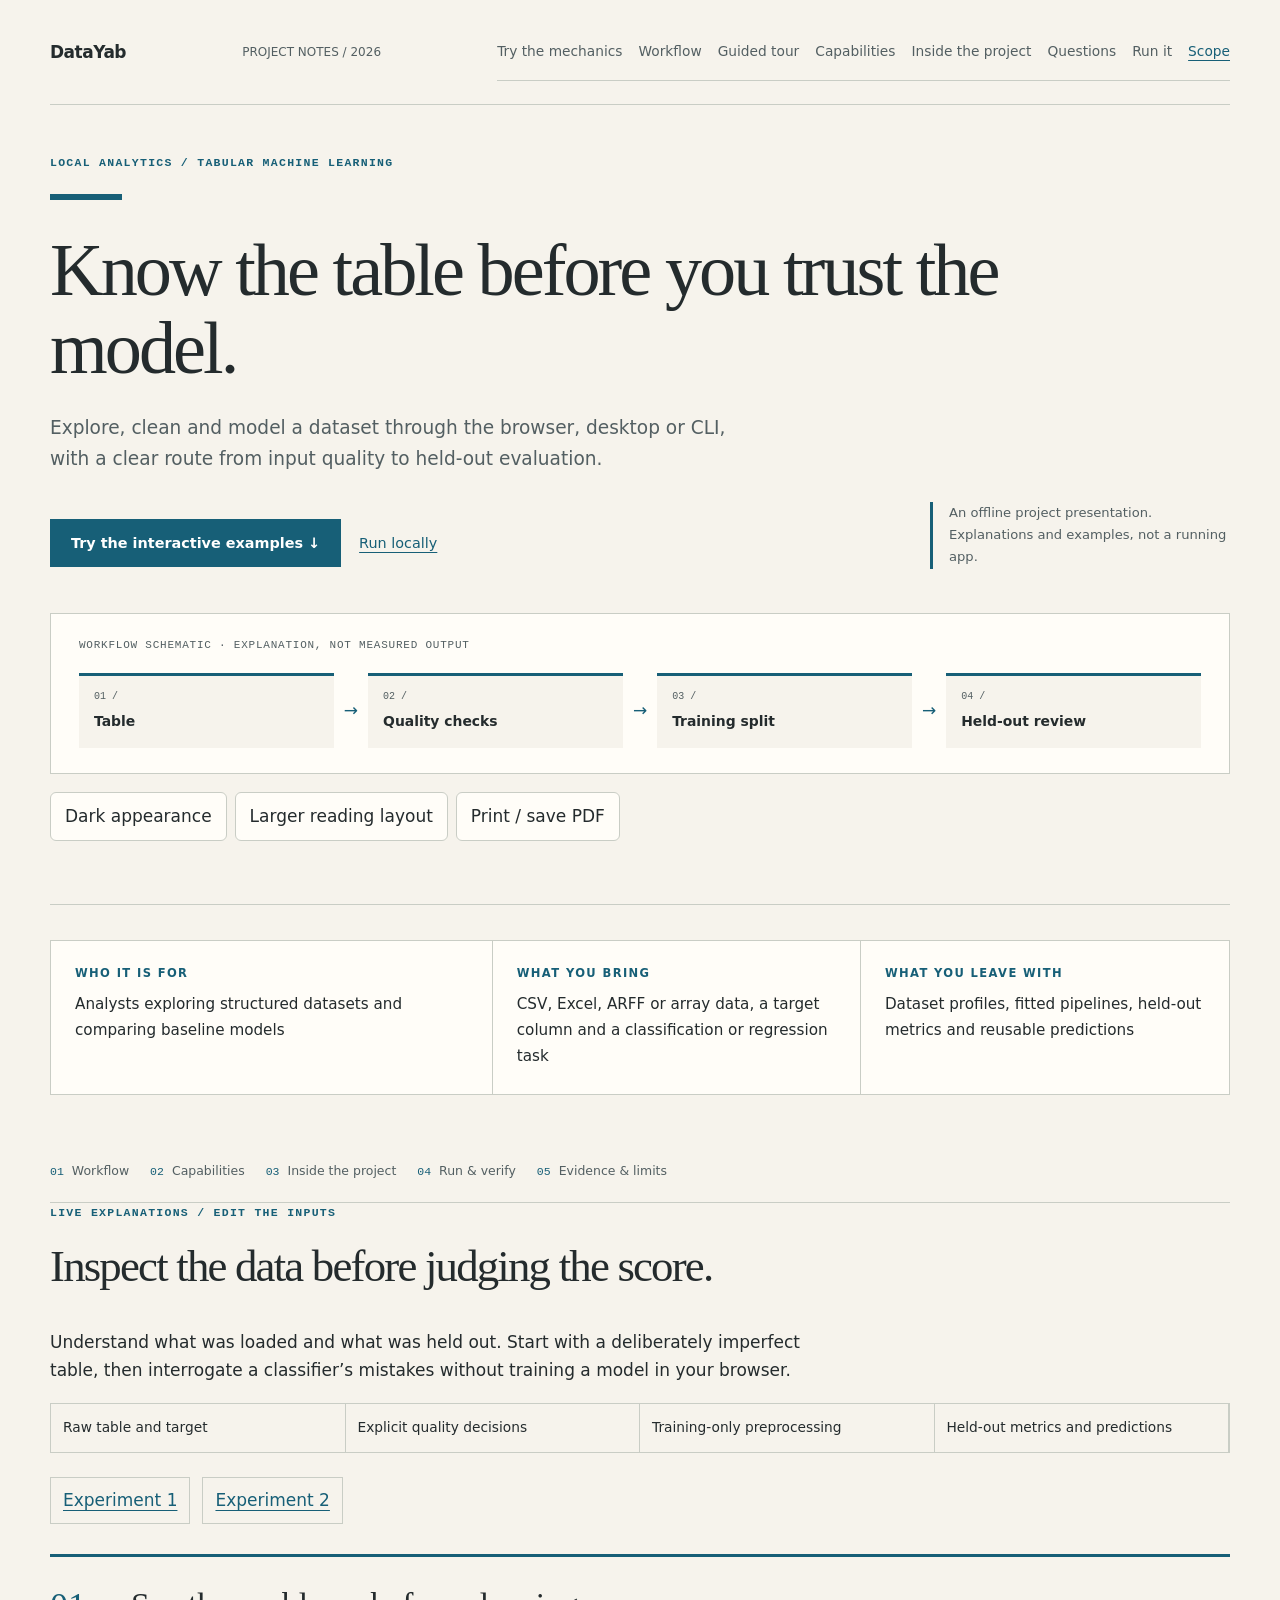
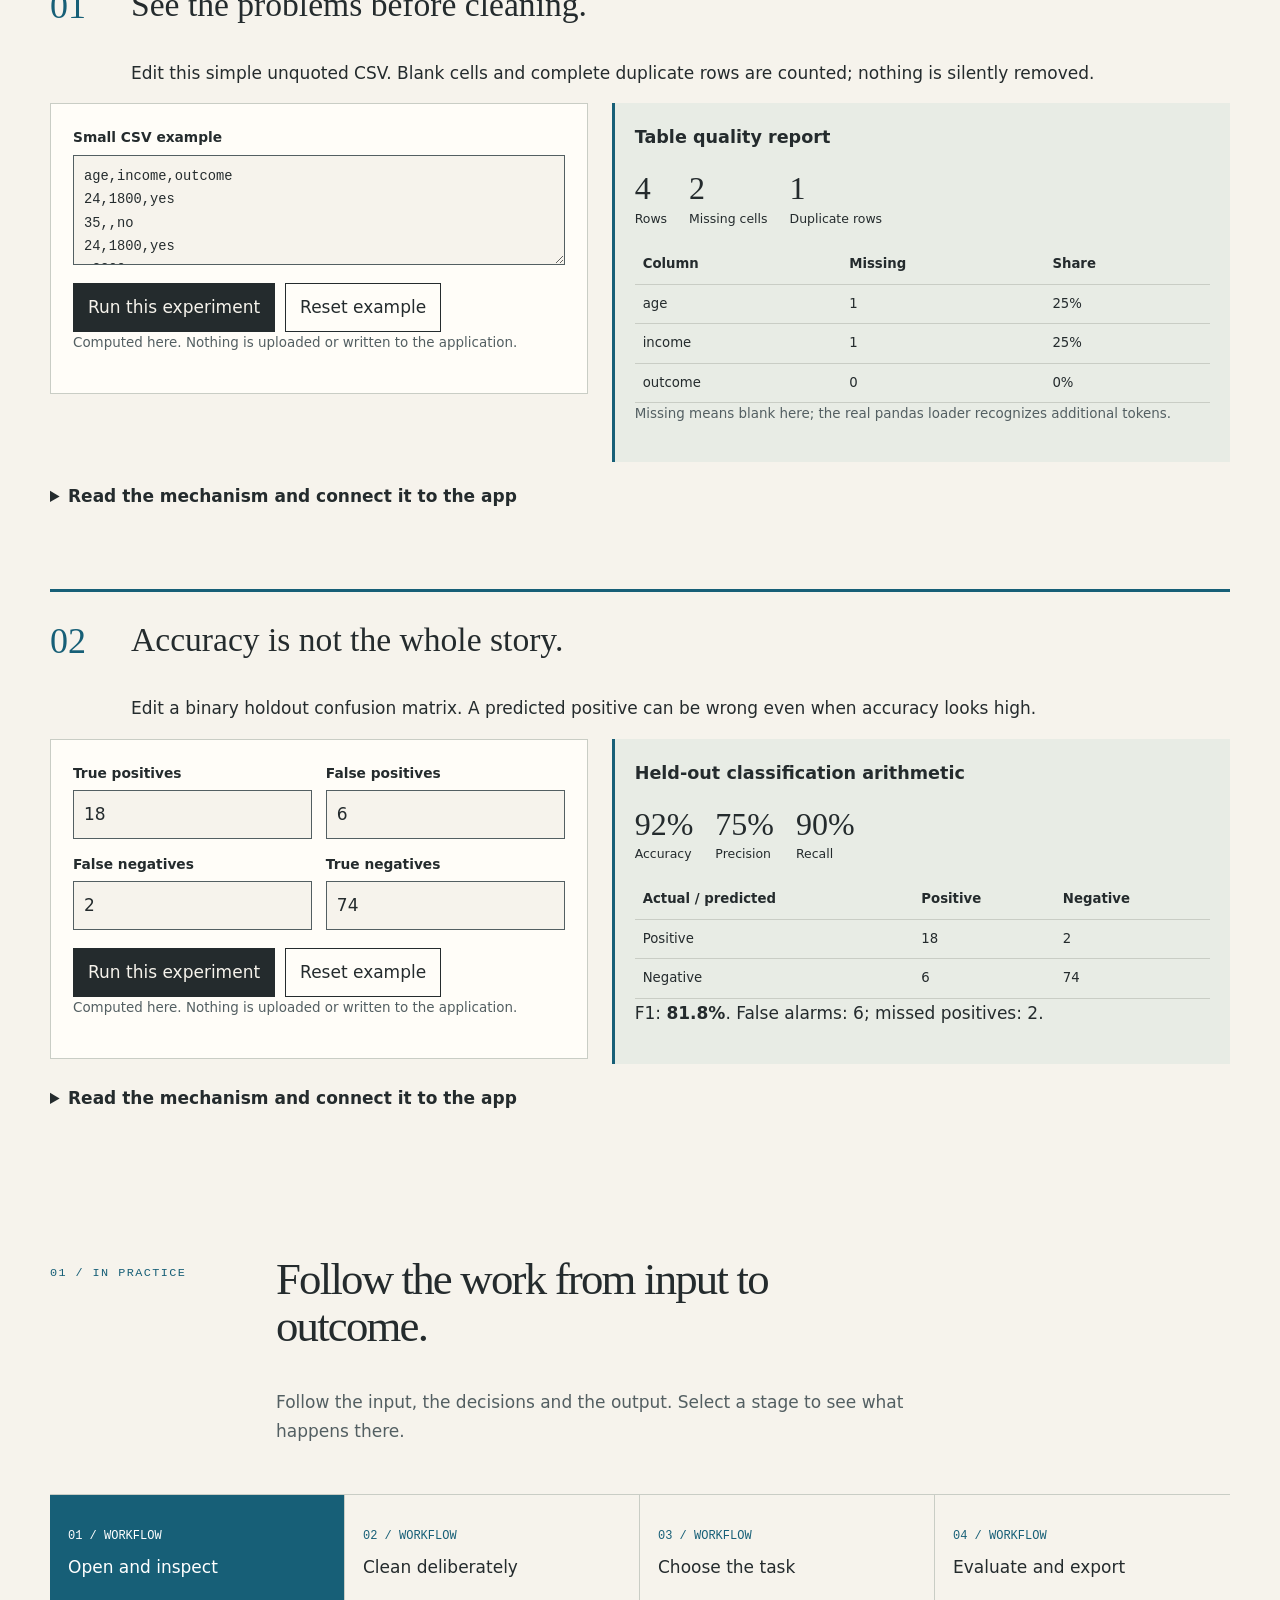
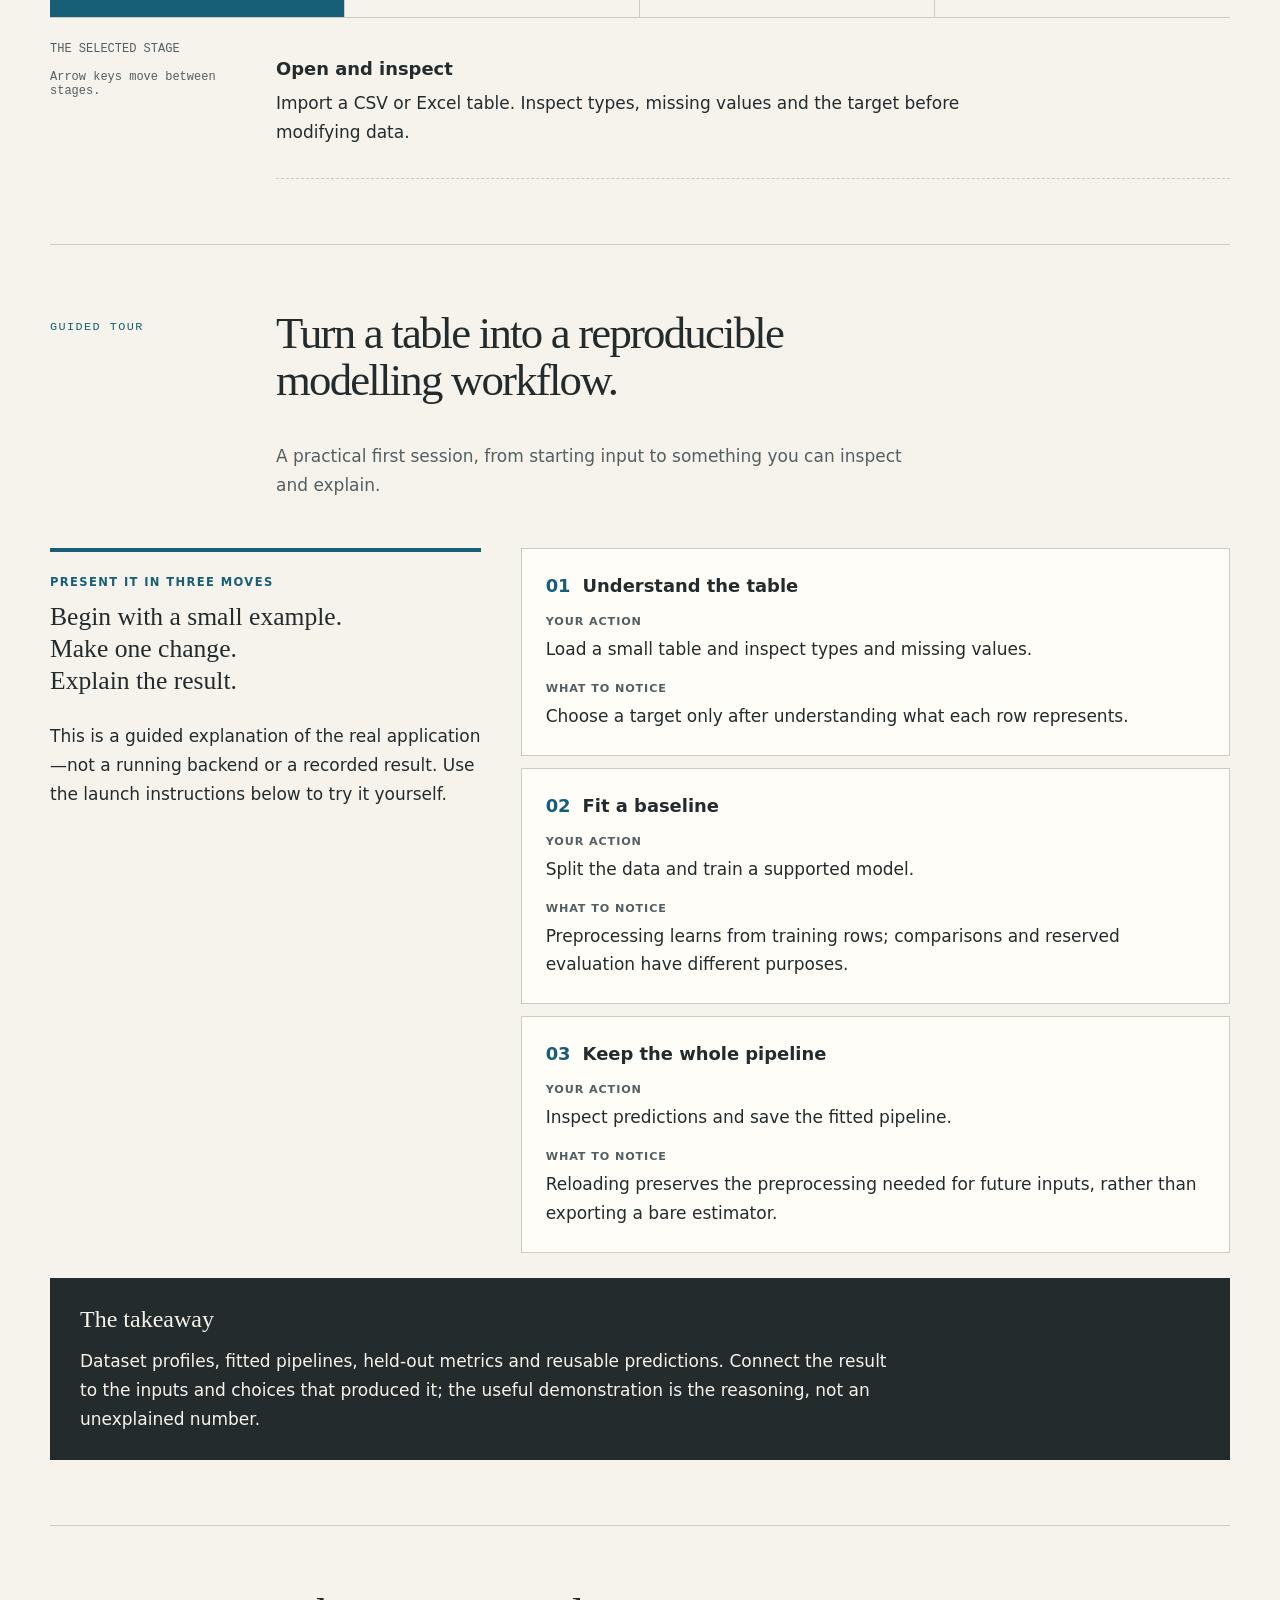
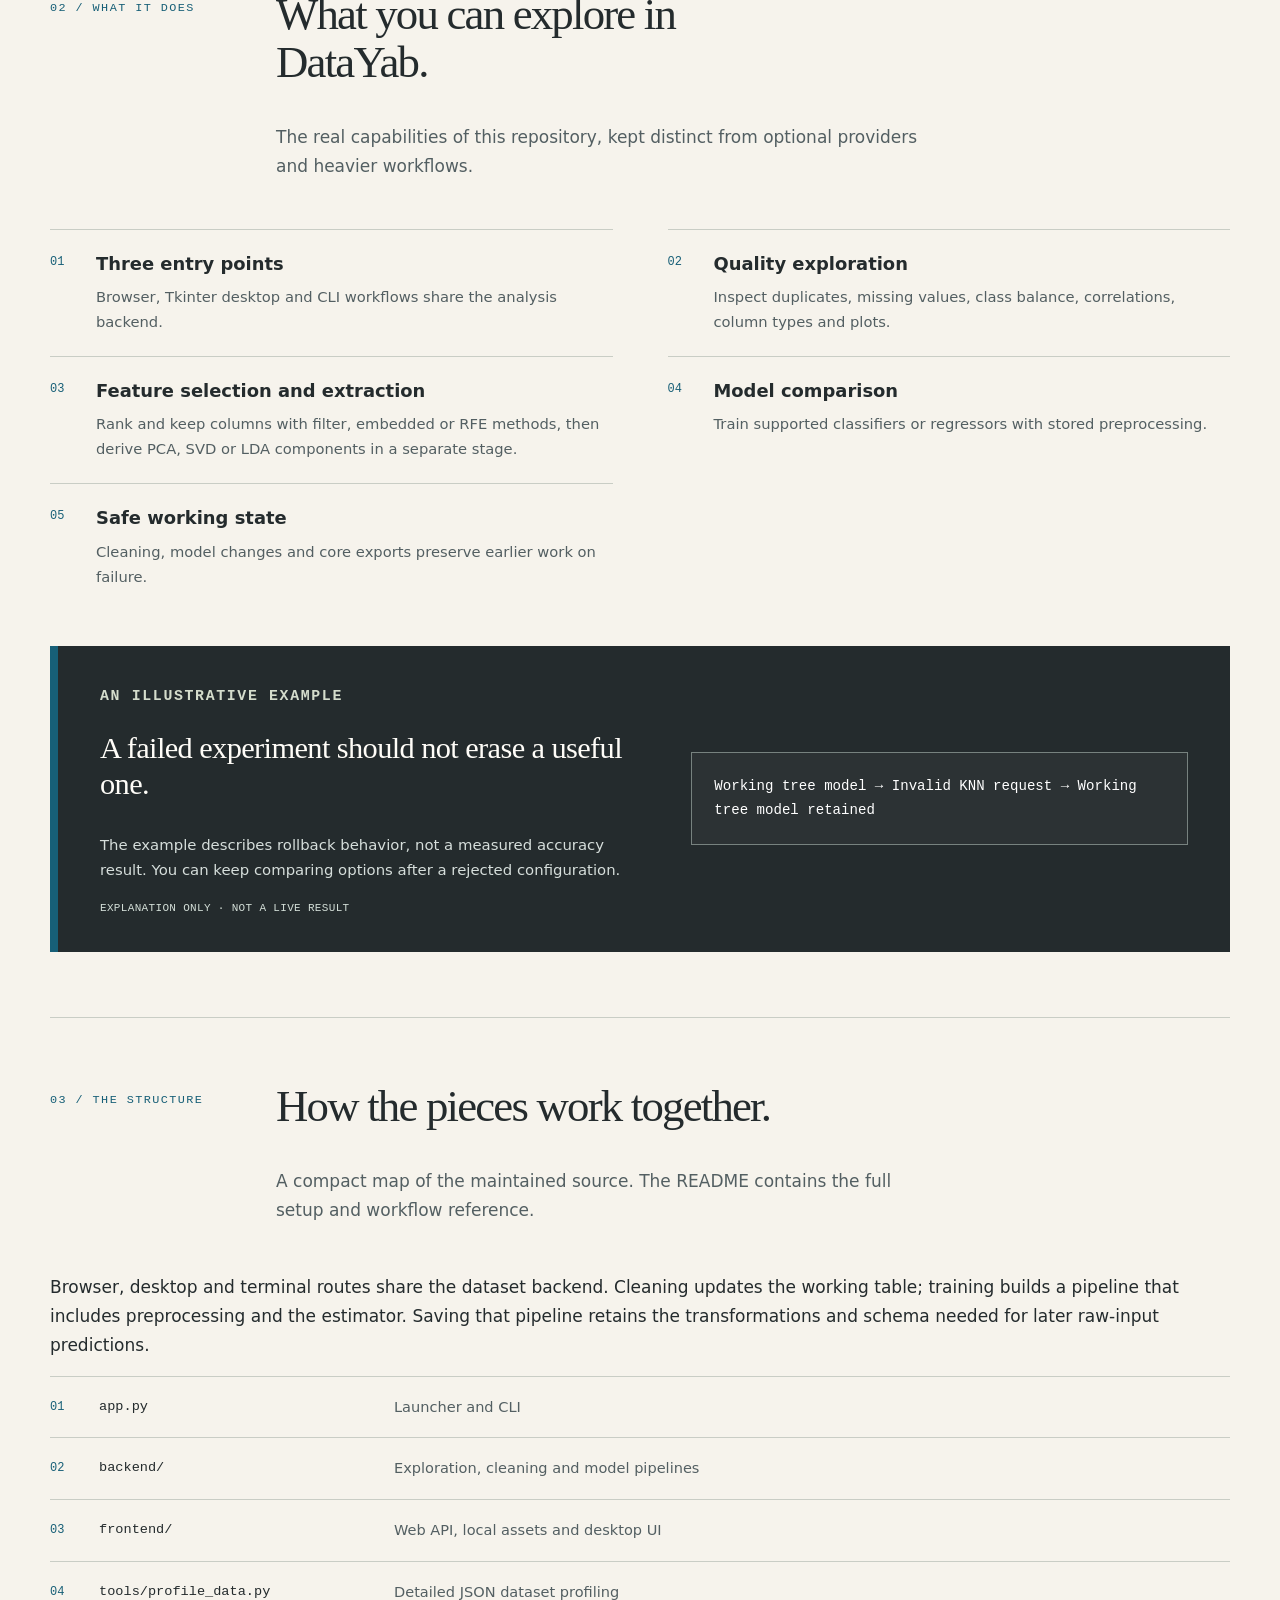
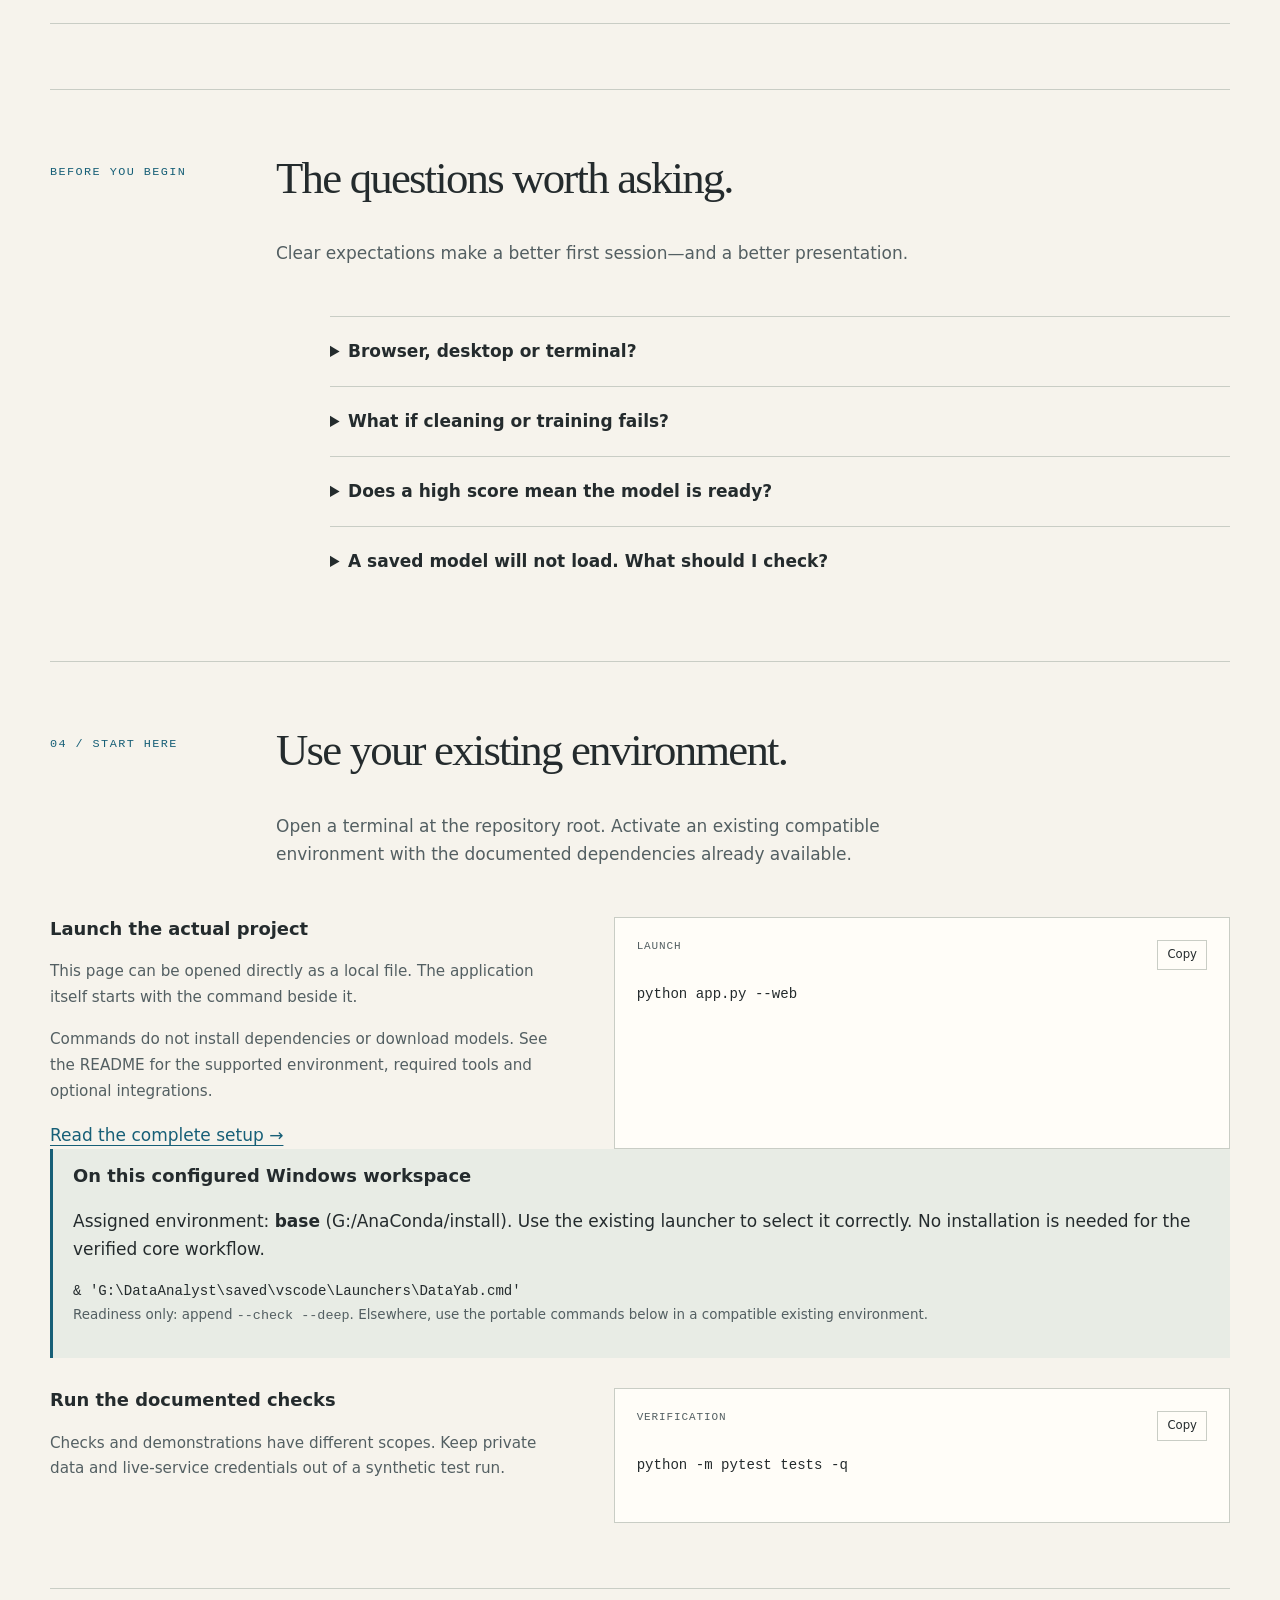
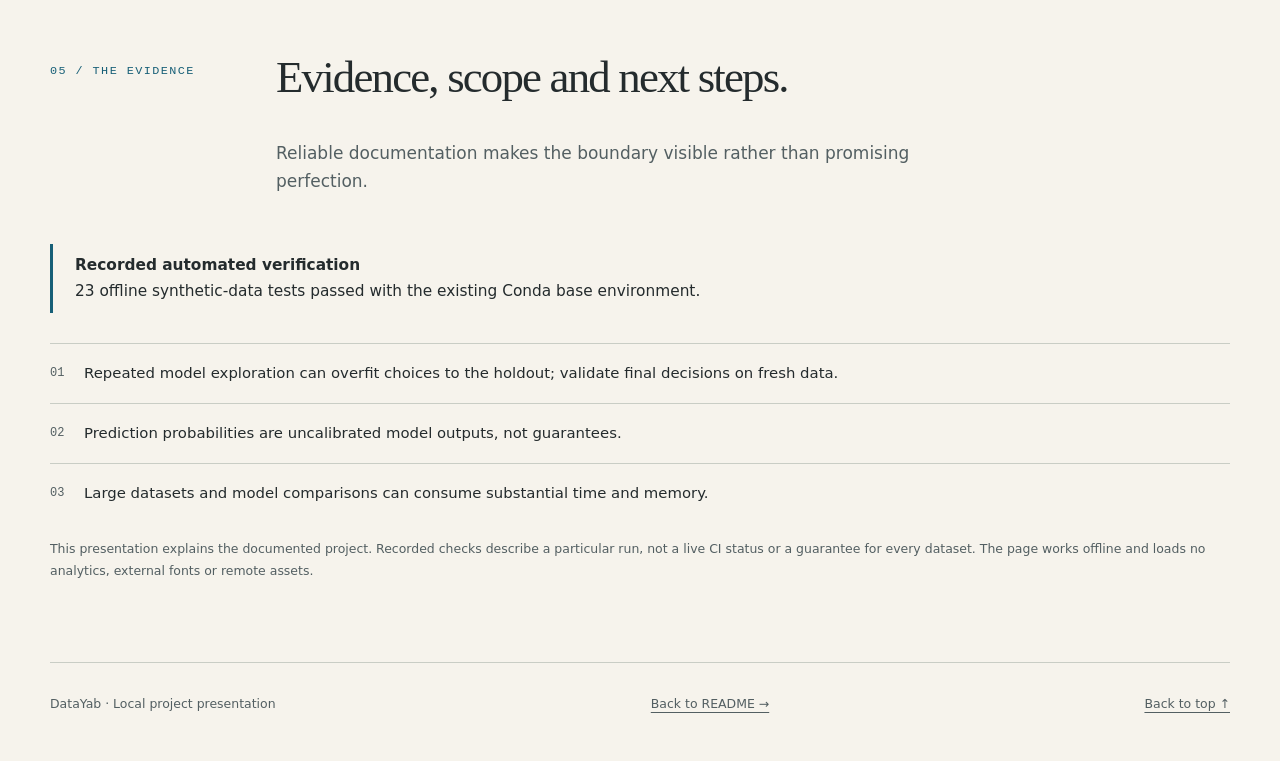
<file: docs/overview.html>
<!DOCTYPE html>

<html lang="en"><head><meta charset="utf-8"/><meta content="width=device-width, initial-scale=1" name="viewport"/><title>DataYab — Project presentation</title><meta content="Explore, clean and model a dataset through the browser, desktop or CLI, with a clear route from input quality to held-out evaluation." name="description"/><meta content="light" name="color-scheme"/><style>
:root{--paper:#f6f3ec;--surface:#fffdf8;--ink:#242b2d;--muted:#535f62;--line:#c9cdc5;--accent:#236b64;--soft:#e8ece5;color-scheme:light}
*{box-sizing:border-box}html{scroll-behavior:smooth;scroll-padding-top:1rem}body{margin:0;background:var(--paper);color:var(--ink);font:17px/1.65 system-ui,-apple-system,"Segoe UI",sans-serif}a{color:var(--accent);text-underline-offset:4px}button{font:inherit;cursor:pointer}a,button{touch-action:manipulation}a:focus-visible,button:focus-visible,summary:focus-visible{outline:3px solid var(--accent);outline-offset:5px}h1,h2,h3,p{margin-top:0}h1,h2{font-family:Georgia,"Times New Roman",serif;font-weight:500;line-height:1.06;letter-spacing:-.04em}h1{font-size:clamp(3rem,6.2vw,6.3rem);max-width:900px;margin-bottom:1.5rem}h2{font-size:clamp(2rem,3.5vw,3.3rem);max-width:740px}h3{font-size:1.12rem;line-height:1.35}p{margin-bottom:1rem}code,pre,.eyebrow,.number,.chapter{font-family:Consolas,"Liberation Mono",monospace}pre{white-space:pre-wrap;overflow-wrap:anywhere;margin:0;font-size:.88rem;line-height:1.65}button,a{ -webkit-tap-highlight-color:transparent}.skip{position:absolute;left:1rem;top:-100px;background:var(--ink);color:#fff;padding:12px;z-index:5}.skip:focus{top:1rem}.wrap{width:min(1180px,calc(100% - 64px));margin:auto}.top{display:flex;justify-content:space-between;gap:20px;align-items:center;border-bottom:1px solid var(--line);padding:23px 0}.brand{font-weight:750;letter-spacing:-.03em;text-decoration:none;color:var(--ink)}.toplinks{display:flex;gap:23px;font-size:.86rem}.edition{font-size:.75rem;color:var(--muted)}.hero{padding:68px 0 45px;border-bottom:1px solid var(--line)}.eyebrow{font-size:.72rem;letter-spacing:.11em;text-transform:uppercase;color:var(--accent);font-weight:700;margin-bottom:1.3rem}.lead{max-width:720px;font-size:1.16rem;color:var(--muted)}.herofoot{display:flex;align-items:center;gap:18px;flex-wrap:wrap;margin-top:27px}.primary{display:inline-block;padding:11px 20px;background:var(--accent);color:#fff;text-decoration:none;font-weight:650;font-size:.9rem;border:1px solid var(--accent)}.secondary{font-size:.9rem}.heroaside{border-left:3px solid var(--accent);padding-left:16px;font-size:.82rem;color:var(--muted);max-width:300px;margin-left:auto}.toc{display:flex;gap:0;flex-wrap:wrap;padding:0;margin:0;border-bottom:1px solid var(--line);list-style:none}.toc a{display:block;padding:20px 21px 20px 0;text-decoration:none;color:var(--muted);font-size:.78rem}.toc a:hover{text-decoration:underline;color:var(--accent)}.chapter{margin-right:8px;color:var(--accent);font-size:.72rem}.section{padding:65px 0;border-bottom:1px solid var(--line);scroll-margin-top:25px}.sectionhead{display:grid;grid-template-columns:190px 1fr;gap:36px;margin-bottom:32px}.number{font-size:.8rem;color:var(--accent);padding-top:7px}.sectionhead p{color:var(--muted);max-width:650px}.workflow{display:grid;grid-template-columns:repeat(4,1fr);border-top:1px solid var(--line);border-bottom:1px solid var(--line)}.flowbutton{background:none;text-align:left;border:0;border-right:1px solid var(--line);padding:23px 18px;color:var(--ink);min-height:122px}.flowbutton:last-child{border-right:0}.flowbutton small{display:block;font:12px Consolas,monospace;color:var(--accent);margin-bottom:10px}.flowbutton:hover{background:var(--soft)}.flowbutton[aria-pressed=true]{background:var(--accent);color:white}.flowbutton[aria-pressed=true] small{color:white}.flowdetail{margin-top:24px;display:grid;grid-template-columns:190px 1fr;gap:36px}.flowlabel{font:12px Consolas,monospace;color:var(--muted)}.flowdetail p{max-width:760px}.flowarticle{padding:15px 0;border-bottom:1px dashed var(--line)}.flowarticle h3{margin-bottom:8px}.js .flowarticle[hidden]{display:none}.withoutjs{display:none}noscript .withoutjs{display:block}.featurelist{display:grid;grid-template-columns:1fr 1fr;gap:0 55px}.feature{padding:22px 0;border-top:1px solid var(--line);display:grid;grid-template-columns:34px 1fr;gap:12px}.feature .marker{font:12px Consolas,monospace;color:var(--accent);padding-top:3px}.feature p{font-size:.92rem;color:var(--muted);margin-bottom:0}.feature h3{margin-bottom:8px}.exhibit{background:var(--ink);color:#fffdf8;padding:38px 42px;display:grid;grid-template-columns:1.1fr 1fr;gap:45px;position:relative}.exhibit .eyebrow{color:#d5ddcc}.exhibit h3{font-family:Georgia,serif;font-size:1.9rem;font-weight:400;line-height:1.2;letter-spacing:-.02em}.exhibit p{color:#d6dedb;font-size:.93rem}.exhibit pre{padding:22px;border:1px solid #77827f;background:#ffffff09;align-self:center;color:#fff;min-width:0}.examplelabel{font:11px Consolas,monospace;display:block;color:#d4dfd8;margin-top:18px;letter-spacing:.03em}.arch{border-top:1px solid var(--line)}.archrow{display:grid;grid-template-columns:34px 280px 1fr;gap:15px;padding:18px 0;border-bottom:1px solid var(--line)}.archrow .dot{color:var(--accent);font:12px Consolas,monospace;padding-top:5px}.archrow code{font-size:.85rem;overflow-wrap:anywhere}.archrow span:last-child{font-size:.91rem;color:var(--muted)}.setup{display:grid;grid-template-columns:1fr 1.2fr;gap:50px}.setup p{font-size:.95rem;color:var(--muted)}.command{background:var(--surface);border:1px solid var(--line);padding:22px;position:relative}.commandbar{display:flex;justify-content:space-between;gap:15px;margin-bottom:13px}.commandbar small{font:11px Consolas,monospace;letter-spacing:.08em;color:var(--muted);text-transform:uppercase}.copy{background:transparent;border:1px solid var(--line);font-size:.73rem;padding:4px 9px;color:var(--ink);display:none}.js .copy{display:block}.copy:hover{border-color:var(--accent)}.validation{border-left:3px solid var(--accent);padding:8px 0 8px 22px;max-width:850px;margin-bottom:30px}.validation p{margin:0;font-size:.96rem}.limits{list-style:none;padding:0;margin:0;counter-reset:limit}.limits li{counter-increment:limit;display:grid;grid-template-columns:34px 1fr;border-top:1px solid var(--line);padding:17px 0;font-size:.93rem}.limits li:before{content:counter(limit,decimal-leading-zero);font:12px Consolas,monospace;color:var(--muted);padding-top:5px}.footer{padding:30px 0 45px;display:flex;gap:20px;justify-content:space-between;color:var(--muted);font-size:.78rem}.footer a{color:var(--muted)}.note{font-size:.78rem;color:var(--muted);margin-top:15px}.live{display:block;min-height:1.2em;font-size:.75rem;color:var(--muted);margin-top:8px}.decor{height:6px;width:72px;background:var(--accent);margin-bottom:32px}.layout-course .hero h1{max-width:870px}.layout-creative .hero{padding-bottom:58px}.layout-creative .exhibit{grid-template-columns:1fr 1.2fr}.layout-analytic .hero h1{max-width:1000px}.layout-analytic .exhibit{border-left:8px solid var(--accent)}
@media(max-width:760px){.wrap{width:calc(100% - 36px)}.top{align-items:flex-start;flex-wrap:wrap}.toplinks{gap:14px;font-size:.75rem}.edition{display:none}.hero{padding:43px 0 32px}h1{font-size:clamp(2.75rem,10vw,4rem)}.lead{font-size:1rem}.heroaside{margin-left:0;max-width:none;flex-basis:100%}.section{padding:42px 0}.sectionhead{grid-template-columns:1fr;gap:13px;margin-bottom:23px}.sectionhead h2{margin-bottom:12px}.workflow{grid-template-columns:1fr 1fr}.flowbutton{min-height:100px;border-bottom:1px solid var(--line)}.flowbutton:nth-child(2){border-right:0}.flowbutton:nth-child(n+3){border-bottom:0}.flowdetail{grid-template-columns:1fr;gap:10px}.featurelist{grid-template-columns:1fr}.exhibit,.layout-creative .exhibit{grid-template-columns:1fr;padding:27px 23px;gap:10px}.exhibit pre{margin-top:10px}.archrow{grid-template-columns:25px 1fr;gap:10px}.archrow span:last-child{grid-column:2}.setup{grid-template-columns:1fr;gap:20px}.footer{flex-direction:column;gap:8px}.toc a{padding:15px 18px 15px 0;font-size:.73rem}.flowbutton{font-size:.9rem}.command{padding:17px}body{font-size:16px}}
@media(prefers-reduced-motion:reduce){html{scroll-behavior:auto}*{animation:none!important;transition:none!important}}
@media print{body{background:white;color:#111;font-size:10pt}.wrap{width:100%}.toplinks,.toc,.herofoot .primary,.copy,.flowbutton{display:none!important}.hero{padding:20px 0}h1{font-size:38pt}h2{font-size:24pt}.section{padding:22px 0;break-inside:avoid}.flowarticle[hidden]{display:block!important}.flowdetail{display:block}.flowlabel{display:none}.workflow{display:none}.exhibit{background:white;color:#111;border:1px solid #888}.exhibit p,.exhibit .eyebrow,.exhibit pre,.examplelabel{color:#222}.exhibit pre{border-color:#aaa}.featurelist{gap:20px}.footer{padding:15px 0}.sectionhead{grid-template-columns:100px 1fr;gap:20px}a{color:#111}.live{display:none}}

.schematic{margin:28px 0 0;background:var(--surface);border:1px solid var(--line);padding:25px 28px}.schematic figcaption{font:11px Consolas,monospace;letter-spacing:.07em;text-transform:uppercase;color:var(--muted);margin-bottom:22px}.schematic svg{display:block;width:100%;height:auto;max-height:160px;color:var(--accent)}.diagramline{display:flex;align-items:stretch;gap:10px;flex-wrap:wrap}.diagramnode{flex:1;min-width:130px;border-top:3px solid var(--accent);background:var(--paper);padding:15px;font-size:.87rem;font-weight:650}.diagramnode small{display:block;font:10px Consolas,monospace;color:var(--muted);margin-bottom:8px}.diagramarrow{align-self:center;color:var(--accent)}.pixelmatrix{display:grid;grid-template-columns:repeat(8,1fr);gap:4px;width:170px;aspect-ratio:1}.pixelmatrix i{background:var(--accent)}.compressionvisual{display:flex;align-items:center;gap:30px;flex-wrap:wrap}.compressionvisual p{max-width:360px;margin:0;font:13px/1.7 Consolas,monospace;color:var(--muted)}.branchdiagram{display:grid;grid-template-columns:1fr 1fr;gap:13px}.branchroot{grid-column:1/-1;text-align:center;border-bottom:1px solid var(--line);padding-bottom:15px}.branchpath{border-left:3px solid var(--accent);padding:10px 15px;background:var(--paper);font-size:.87rem}.branchpath strong{display:block}.documentdiagram{display:flex;gap:15px;align-items:center;flex-wrap:wrap}.documentpaper{padding:15px 20px;border:1px solid var(--line);flex:1;min-width:150px}.documentpaper b{display:block;font-size:.83rem;margin-bottom:10px}.documentpaper .rule{display:block;height:4px;background:var(--line);margin:7px 0;max-width:85%}.documentpaper .term{display:inline-block;color:var(--accent);font:12px Consolas,monospace;background:var(--soft);padding:4px;margin:2px}.ledgerdiagram{width:100%;border-collapse:collapse;font-size:.85rem}.ledgerdiagram td,.ledgerdiagram th{text-align:left;padding:11px;border-bottom:1px solid var(--line)}.ledgerdiagram th{font:10px Consolas,monospace;text-transform:uppercase;color:var(--muted)}@media(max-width:760px){.schematic{padding:20px}.diagramarrow{display:none}.diagramnode{min-width:120px}.ledgerdiagram td,.ledgerdiagram th{padding:9px 5px}.pixelmatrix{width:130px}}@media print{.schematic{break-inside:avoid}}
</style><style>
/* Presentation guide: readable on screen, navigable by keyboard, useful in print. */
:root{--guide-ink:var(--ink);--guide-paper:var(--paper);--guide-soft:var(--soft)}
body{font-size:17px;line-height:1.7}.hero{padding-top:48px!important}.hero h1{font-size:clamp(2.5rem,5.8vw,5.1rem)!important;line-height:1.05;max-width:15ch}.hero .lede{max-width:58ch}.section{scroll-margin-top:95px}.sectionhead h2{max-width:25ch}.sectionhead .number{letter-spacing:.12em;font-size:.74rem}
.guide-tools{display:flex;gap:8px;flex-wrap:wrap;align-items:center;margin:18px 0}.guide-tools button,.guide-btn{background:var(--surface);color:var(--ink);border:1px solid var(--line);padding:9px 14px;border-radius:6px;font:inherit;cursor:pointer}.guide-tools button:hover,.guide-btn:hover{border-color:var(--accent)}.guide-tools button:focus-visible,.guide-btn:focus-visible,details summary:focus-visible{outline:3px solid var(--accent);outline-offset:3px}
.guide-orientation{display:grid;grid-template-columns:1.2fr 1fr 1fr;gap:0;margin:35px 0 45px;border:1px solid var(--line);background:var(--surface)}.guide-orientation>div{padding:24px;border-right:1px solid var(--line)}.guide-orientation>div:last-child{border:0}.guide-label{display:block;font:700 .72rem/1.5 system-ui;letter-spacing:.12em;text-transform:uppercase;color:var(--accent);margin-bottom:10px}.guide-orientation p{margin:0;font-size:.95rem}
.guide-scenario{display:grid;grid-template-columns:.85fr 1.4fr;gap:40px;margin:25px 0}.guide-scenario aside{border-top:4px solid var(--accent);padding:22px 0}.guide-scenario h3{font:500 1.6rem/1.25 Georgia,serif}.guide-steps{display:grid;gap:12px}.guide-step{border:1px solid var(--line);background:var(--surface);padding:24px}.guide-step h3{font:700 1.12rem/1.4 system-ui;margin:0 0 14px}.guide-step .step-index{color:var(--accent);margin-right:12px}.guide-step dl{margin:0}.guide-step dt{font-size:.7rem;font-weight:800;letter-spacing:.08em;text-transform:uppercase;color:var(--muted)}.guide-step dd{margin:4px 0 15px}.guide-step dd:last-child{margin-bottom:0}
.guide-presenter{background:var(--ink);color:var(--paper);padding:26px 30px;margin-top:24px}.guide-presenter strong{display:block;font:500 1.5rem/1.3 Georgia,serif;margin-bottom:12px}.guide-presenter p{max-width:75ch;margin:0}.guide-faq{max-width:900px;margin-left:auto}.guide-faq details{border-top:1px solid var(--line);padding:20px 0}.guide-faq summary{cursor:pointer;font-weight:700;padding-right:18px}.guide-faq details p{padding-top:15px;color:var(--muted);max-width:75ch;margin-bottom:0}.guide-faq details[open] summary{color:var(--accent)}
.guide-topnav{position:sticky;top:0;z-index:20;background:var(--paper);border-bottom:1px solid var(--line);padding:12px 0;display:flex;gap:16px;overflow:auto;white-space:nowrap;scrollbar-width:thin}.guide-topnav a{font-size:.86rem;color:var(--muted);text-decoration:none;padding:5px 0}.guide-topnav a:hover,.guide-topnav a[aria-current]{color:var(--accent);text-decoration:underline}.guide-progress{position:fixed;top:0;left:0;height:3px;width:0;background:var(--accent);z-index:50}.guide-status{font-size:.8rem;color:var(--muted)}
:root[data-guide-theme="dark"]{--paper:#141c21;--surface:#1b272e;--ink:#eef4f5;--muted:#b5c5cc;--line:#41545f;--accent:#8ad4c7;--soft:#233a3c;color-scheme:dark}.guide-reading .sectionhead{display:block}.guide-reading .sectionhead .number{display:block;margin-bottom:14px}.guide-reading p,.guide-reading li{font-size:1.12rem}.guide-reading .section{padding-top:65px;padding-bottom:65px}
@media(max-width:760px){.guide-orientation,.guide-scenario{grid-template-columns:1fr}.guide-orientation>div{border-right:0;border-bottom:1px solid var(--line);padding:18px}.guide-scenario{gap:10px}.guide-topnav{gap:20px}.guide-presenter{padding:24px}.guide-step{padding:20px}.hero h1{max-width:18ch}.guide-faq{margin:0}.guide-tools{gap:6px}}
@media(prefers-reduced-motion:reduce){html{scroll-behavior:auto!important}*,*::before,*::after{animation:none!important;transition:none!important}}
@media print{.guide-tools,.guide-topnav,.guide-progress,.copy,.flowbutton{display:none!important}.flowarticle,[hidden]{display:block!important}.section{break-inside:auto;padding:24px 0!important}.guide-step,.guide-orientation>div{break-inside:avoid}.guide-presenter{background:white;color:black;border:1px solid #777}details>*{display:block!important}body{background:white!important;color:#111!important;font-size:11pt}.guide-scenario{display:block}.hero h1{font-size:32pt!important}:root{--paper:white;--surface:white;--ink:#111;--muted:#333;--line:#aaa;--accent:#174e49}}
</style><style>@media(max-width:760px){.guide-topnav{flex-wrap:wrap;white-space:normal;gap:4px 18px;padding:8px 0;position:relative}.guide-topnav a{padding:5px 0}.section{scroll-margin-top:20px}}</style><style>:root[data-guide-theme="dark"] body{--accent:#8ad4c7!important}:root[data-guide-theme="dark"] .primary,:root[data-guide-theme="dark"] .flowbutton[aria-pressed=true]{background:var(--project-accent);border-color:var(--project-accent);color:#fff}:root[data-guide-theme="dark"] .flowbutton[aria-pressed=true] small{color:#fff}:root[data-guide-theme="dark"] .exhibit{background:#24363f;color:#fffdf8}:root[data-guide-theme="dark"] .skip{background:#24363f;color:#fff}@media print{:root[data-guide-theme="dark"] body{--accent:#174e49}:root[data-guide-theme="dark"] .exhibit{background:white;color:#111}}</style><style>@media print{
:root,:root[data-guide-theme="dark"],:root[data-theme="dark"],html,body{--paper:#fff!important;--surface:#fff!important;--ink:#111!important;--muted:#333!important;--line:#aaa!important;--accent:#174e49!important;--soft:#f4f4f4!important;--bg:#fff!important;--card:#fff!important;--accent-soft:#f4f4f4!important;--teal-soft:#f4f4f4!important;--project-accent:#174e49!important;color-scheme:light!important;background:#fff!important;color:#111!important}
body *,body *::before,body *::after{color:#111!important;background-color:transparent!important;background-image:none!important;box-shadow:none!important;text-shadow:none!important;border-color:#aaa!important;animation:none!important;transition:none!important}
main,section,.panel,.section,.hero,.wrap{min-height:0!important;height:auto!important;break-before:auto!important;break-after:auto!important;break-inside:auto!important;page-break-before:auto!important;page-break-after:auto!important;overflow:visible!important}
.panel,.panel[hidden],.flowarticle,.flowarticle[hidden]{display:block!important}details>*{display:block!important}.guide-tools,.guide-topnav,.guide-progress,.tabbar,.pager,.hbtn,.presentation-route,.skip,.skip-link,.section-chooser,.copy,.flowbutton,.walk-controls,.walk-steps,.askrow,.stopbtn{display:none!important}
.exhibit,.guide-presenter,.quick-orientation,.card,.mock{background:#fff!important;color:#111!important;border:1px solid #aaa!important}
body{margin:0!important}footer,.footer{break-inside:avoid!important;padding-bottom:0!important;margin-bottom:0!important}.panel:last-child,.section:last-child,main{padding-bottom:0!important;margin-bottom:0!important}table{display:table!important;overflow:visible!important;width:100%!important}th,td{overflow-wrap:anywhere!important}a{text-decoration:underline!important}.visually-hidden{display:none!important}
}</style><style>.lab-intro{max-width:790px}.lab-index{display:flex;gap:12px;flex-wrap:wrap;margin:24px 0}.lab-index a{padding:8px 12px;border:1px solid var(--line)}.lab-article{border-top:3px solid var(--accent);margin:30px 0;padding:28px 0}.lab-title-row{display:grid;grid-template-columns:65px 1fr;gap:16px}.lab-number{font:36px Georgia,serif;color:var(--accent)}.lab-title-row h3{font:clamp(1.5rem,3vw,2.1rem)/1.2 Georgia,serif}.lab-grid{display:grid;grid-template-columns:minmax(0,1fr) minmax(0,1.15fr);gap:24px;align-items:start}.lab-form{background:var(--surface);padding:22px;border:1px solid var(--line);min-width:0}.lab-fields{display:grid;grid-template-columns:repeat(2,minmax(0,1fr));gap:14px}.lab-field{display:flex;flex-direction:column;min-width:0;gap:5px}.lab-wide{grid-column:1/-1}.lab-field label{font-size:.86rem;font-weight:700}.lab-field input,.lab-field textarea,.lab-field select{font:inherit;color:var(--ink);background:var(--paper);border:1px solid var(--muted);padding:9px 10px;width:100%;min-width:0;border-radius:0}.lab-field textarea{min-height:110px;resize:vertical;font-family:Consolas,monospace;font-size:.86rem}.lab-field input:focus-visible,.lab-field textarea:focus-visible,.lab-field select:focus-visible,.lab-scroll:focus-visible{outline:3px solid var(--accent);outline-offset:3px}.lab-actions{display:flex;gap:10px;flex-wrap:wrap;margin-top:18px}.lab-actions button{padding:9px 14px;border:1px solid var(--ink);background:var(--ink);color:var(--paper)}.lab-actions button[type=reset]{background:transparent;color:var(--ink)}.lab-output{min-width:0;padding:20px;background:var(--soft);border-left:3px solid var(--accent)}.lab-output h4{margin:0 0 12px;font-size:1.1rem}.lab-stats{display:flex;gap:22px;flex-wrap:wrap;margin:16px 0}.lab-stats b{display:block;font:clamp(1.4rem,3vw,2rem)/1.2 Georgia,serif}.lab-stats span{display:block;font-size:.78rem}.lab-scroll{overflow:auto;max-width:100%}.lab-scroll table{border-collapse:collapse;width:100%;font-size:.83rem}.lab-scroll th,.lab-scroll td{text-align:left;padding:8px;border-bottom:1px solid var(--line);vertical-align:top;overflow-wrap:anywhere}.lab-chart{width:100%;height:auto;display:block;margin:12px 0;color:var(--accent);background:var(--surface)}.lab-chart text{fill:var(--ink);font:12px system-ui,sans-serif}.lab-note{font-size:.84rem;color:var(--muted)}.lab-trace{display:flex;gap:7px;flex-wrap:wrap;margin:14px 0}.lab-trace span{border:1px solid var(--muted);padding:4px 8px;background:var(--surface);font-family:Consolas,monospace;font-size:.82rem}.lab-reading{margin:20px 0;max-width:900px}.lab-reading summary{font-weight:700;cursor:pointer}.lab-source{font:.76rem Consolas,monospace;overflow-wrap:anywhere}.lab-path{display:flex;flex-wrap:wrap;margin:18px 0;border:1px solid var(--line)}.lab-path span{flex:1 1 150px;padding:12px;border-right:1px solid var(--line);font-size:.86rem}.lab-launch{border-left:3px solid var(--accent);padding:15px 20px;background:var(--soft)}
@media(max-width:760px){.lab-grid{grid-template-columns:1fr}.lab-form{padding:16px}.lab-title-row{grid-template-columns:35px 1fr}.lab-fields{grid-template-columns:1fr}.lab-wide{grid-column:auto}.lab-number{font-size:28px}.lab-output{padding:16px}.lab-path span{flex-basis:45%}}
@media print{.lab-grid{display:block}.lab-form,.lab-output,.lab-launch{background:white!important;color:black!important;break-inside:auto}.lab-actions,.lab-index{display:none!important}.lab-article{break-inside:auto}.lab-chart{max-height:170px;color:#333!important}.lab-chart text{fill:black!important}.lab-form,.lab-output{padding:8px}.lab-field input,.lab-field textarea,.lab-field select{color:black!important;background:white!important}.lab-reading{break-inside:auto}}
</style></head>
<body class="layout-analytic" style="--accent:#175f77;--project-accent:#175f77"><div aria-hidden="true" class="guide-progress"></div><a class="skip" href="#main">Skip to project presentation</a><div class="wrap">
<header class="top"><a class="brand" href="#main">DataYab</a><span class="edition">PROJECT NOTES / 2026</span><nav aria-label="Project presentation sections" class="guide-topnav"><a href="#hands-on">Try the mechanics</a><a href="#workflow">Workflow</a><a href="#guided-demo">Guided tour</a><a href="#capabilities">Capabilities</a><a href="#inside">Inside the project</a><a href="#questions">Questions</a><a href="#run">Run it</a><a href="#boundaries">Scope</a></nav></header>
<main id="main"><section aria-labelledby="title" class="hero"><p class="eyebrow">Local analytics / tabular machine learning</p><div aria-hidden="true" class="decor"></div><h1 id="title">Know the table before you trust the model.</h1><p class="lead">Explore, clean and model a dataset through the browser, desktop or CLI, with a clear route from input quality to held-out evaluation.</p><div class="herofoot"><a class="primary" href="#hands-on">Try the interactive examples ↓</a><a class="secondary" href="#run">Run locally</a><p class="heroaside">An offline project presentation.<br/>Explanations and examples, not a running app.</p></div><figure class="schematic"><figcaption>Workflow schematic · explanation, not measured output</figcaption><div class="diagramline"><div class="diagramnode"><small>01 /</small>Table</div><span aria-hidden="true" class="diagramarrow">→</span><div class="diagramnode"><small>02 /</small>Quality checks</div><span aria-hidden="true" class="diagramarrow">→</span><div class="diagramnode"><small>03 /</small>Training split</div><span aria-hidden="true" class="diagramarrow">→</span><div class="diagramnode"><small>04 /</small>Held-out review</div></div></figure><div aria-label="Presentation options" class="guide-tools" role="group"><button aria-pressed="false" data-guide-theme-toggle="" type="button">Dark appearance</button><button aria-pressed="false" data-guide-reading="" type="button">Larger reading layout</button><button data-guide-print="" type="button">Print / save PDF</button><span aria-live="polite" class="guide-status" role="status"></span></div></section><div aria-label="Project at a glance" class="guide-orientation" role="group"><div><span class="guide-label">Who it is for</span><p>Analysts exploring structured datasets and comparing baseline models</p></div><div><span class="guide-label">What you bring</span><p>CSV, Excel, ARFF or array data, a target column and a classification or regression task</p></div><div><span class="guide-label">What you leave with</span><p>Dataset profiles, fitted pipelines, held-out metrics and reusable predictions</p></div></div>
<nav aria-label="Presentation chapters"><ol class="toc"><li><a href="#workflow"><span class="chapter">01</span>Workflow</a></li><li><a href="#capabilities"><span class="chapter">02</span>Capabilities</a></li><li><a href="#inside"><span class="chapter">03</span>Inside the project</a></li><li><a href="#run"><span class="chapter">04</span>Run &amp; verify</a></li><li><a href="#boundaries"><span class="chapter">05</span>Evidence &amp; limits</a></li></ol></nav>
<section aria-labelledby="hands-on-title" id="hands-on"><p class="eyebrow">LIVE EXPLANATIONS / EDIT THE INPUTS</p><h2 id="hands-on-title">Inspect the data before judging the score.</h2><p class="lab-intro">Understand what was loaded and what was held out. Start with a deliberately imperfect table, then interrogate a classifier’s mistakes without training a model in your browser.</p><div aria-label="Project data flow" class="lab-path" role="group"><span>Raw table and target</span><span>Explicit quality decisions</span><span>Training-only preprocessing</span><span>Held-out metrics and predictions</span></div><nav aria-label="Hands-on experiments" class="lab-index"><a href="#lab-quality">Experiment 1</a><a href="#lab-confusion">Experiment 2</a></nav><article class="lab-article" data-demo="quality" id="lab-quality"><div class="lab-title-row"><span aria-hidden="true" class="lab-number">01</span><div><h3>See the problems before cleaning.</h3><p>Edit this simple unquoted CSV. Blank cells and complete duplicate rows are counted; nothing is silently removed.</p></div></div><div class="lab-grid"><form class="lab-form" data-lab-form="quality" data-result="result-quality"><div class="lab-fields"><div class="lab-field lab-wide"><label for="lab-csv">Small CSV example</label><textarea id="lab-csv" maxlength="3000" name="csv" required="">age,income,outcome
24,1800,yes
35,,no
24,1800,yes
,2200,no</textarea></div></div><div class="lab-actions"><button type="submit">Run this experiment</button><button type="reset">Reset example</button></div><p class="lab-note">Computed here. Nothing is uploaded or written to the application.</p></form><div aria-atomic="true" aria-live="polite" class="lab-output" id="result-quality" role="status"></div></div><details class="lab-reading"><summary>Read the mechanism and connect it to the app</summary><p>Compare the report with the raw table and decide whether missingness has meaning. This browser inspector handles only simple unquoted comma-delimited text; the actual app supports CSV, Excel, JSON records, Parquet, ARR arrays and ARFF datasets. Automatic cleaning reports duplicates and converts numeric text but keeps every row; removing duplicates, missing values or outliers is an explicit action. Changing data or features clears outdated models. Keep an untouched original and export separately.</p><p class="lab-source">Source: backend/core.py: get_info, get_missing_report; backend/modeling.py: _set_dataset</p></details></article><article class="lab-article" data-demo="confusion" id="lab-confusion"><div class="lab-title-row"><span aria-hidden="true" class="lab-number">02</span><div><h3>Accuracy is not the whole story.</h3><p>Edit a binary holdout confusion matrix. A predicted positive can be wrong even when accuracy looks high.</p></div></div><div class="lab-grid"><form class="lab-form" data-lab-form="confusion" data-result="result-confusion"><div class="lab-fields"><div class="lab-field"><label for="lab-tp">True positives</label><input id="lab-tp" max="1000000" min="0" name="tp" required="" step="1" type="number" value="18"/></div><div class="lab-field"><label for="lab-fp">False positives</label><input id="lab-fp" max="1000000" min="0" name="fp" required="" step="1" type="number" value="6"/></div><div class="lab-field"><label for="lab-fn">False negatives</label><input id="lab-fn" max="1000000" min="0" name="fn" required="" step="1" type="number" value="2"/></div><div class="lab-field"><label for="lab-tn">True negatives</label><input id="lab-tn" max="1000000" min="0" name="tn" required="" step="1" type="number" value="74"/></div></div><div class="lab-actions"><button type="submit">Run this experiment</button><button type="reset">Reset example</button></div><p class="lab-note">Computed here. Nothing is uploaded or written to the application.</p></form><div aria-atomic="true" aria-live="polite" class="lab-output" id="result-confusion" role="status"></div></div><details class="lab-reading"><summary>Read the mechanism and connect it to the app</summary><p>Accuracy=(TP+TN)/all. Precision=TP/predicted positives. Recall=TP/actual positives. F1 balances precision and recall. Missing denominators are unavailable, not perfect. DataYab reserves a holdout before fitting imputation, scaling and encoders; training CV ranks comparisons. This arithmetic does not train a model. Repeated choices against the same holdout can still bias the final result.</p><p class="lab-source">Source: backend/modeling.py: split, pipeline training and evaluation</p></details></article><noscript><p>Editable calculations need JavaScript. All descriptions and setup instructions remain readable.</p></noscript></section><section aria-labelledby="workflow-title" class="section" id="workflow"><div class="sectionhead"><span class="number">01 / IN PRACTICE</span><div><h2 id="workflow-title">Follow the work from input to outcome.</h2><p>Follow the input, the decisions and the output. Select a stage to see what happens there.</p></div></div><div aria-label="Workflow stages" class="workflow" role="group"><button aria-controls="step-0" aria-pressed="false" class="flowbutton" id="control-0" type="button"><small>01 / WORKFLOW</small>Open and inspect</button><button aria-controls="step-1" aria-pressed="false" class="flowbutton" id="control-1" type="button"><small>02 / WORKFLOW</small>Clean deliberately</button><button aria-controls="step-2" aria-pressed="false" class="flowbutton" id="control-2" type="button"><small>03 / WORKFLOW</small>Choose the task</button><button aria-controls="step-3" aria-pressed="false" class="flowbutton" id="control-3" type="button"><small>04 / WORKFLOW</small>Evaluate and export</button></div><div class="flowdetail"><span class="flowlabel">THE SELECTED STAGE<br/><br/>Arrow keys move between stages.</span><div><article aria-labelledby="control-0" class="flowarticle" id="step-0"><h3>Open and inspect</h3><p>Import a CSV or Excel table. Inspect types, missing values and the target before modifying data.</p></article><article aria-labelledby="control-1" class="flowarticle" id="step-1"><h3>Clean deliberately</h3><p>Apply supported cleaning operations and keep an untouched source copy. A failed edit restores the previous dataset and cleaning metadata.</p></article><article aria-labelledby="control-2" class="flowarticle" id="step-2"><h3>Choose the task</h3><p>Set the target and classification or regression task. Preprocessing is fitted on training data; comparisons and holdout results have distinct roles.</p></article><article aria-labelledby="control-3" class="flowarticle" id="step-3"><h3>Evaluate and export</h3><p>Review scores, inspect predictions and export separately. Failed model selection preserves the previous working model and predictions.</p></article></div></div></section><section aria-labelledby="guided-demo-title" class="section" id="guided-demo"><div class="sectionhead"><span class="number">GUIDED TOUR</span><div><h2 id="guided-demo-title">Turn a table into a reproducible modelling workflow.</h2><p>A practical first session, from starting input to something you can inspect and explain.</p></div></div><div class="guide-scenario"><aside><span class="guide-label">Present it in three moves</span><h3>Begin with a small example.<br/>Make one change.<br/>Explain the result.</h3><p>This is a guided explanation of the real application—not a running backend or a recorded result. Use the launch instructions below to try it yourself.</p></aside><div class="guide-steps"><article class="guide-step"><h3><span class="step-index">01</span>Understand the table</h3><dl><dt>Your action</dt><dd>Load a small table and inspect types and missing values.</dd><dt>What to notice</dt><dd>Choose a target only after understanding what each row represents.</dd></dl></article><article class="guide-step"><h3><span class="step-index">02</span>Fit a baseline</h3><dl><dt>Your action</dt><dd>Split the data and train a supported model.</dd><dt>What to notice</dt><dd>Preprocessing learns from training rows; comparisons and reserved evaluation have different purposes.</dd></dl></article><article class="guide-step"><h3><span class="step-index">03</span>Keep the whole pipeline</h3><dl><dt>Your action</dt><dd>Inspect predictions and save the fitted pipeline.</dd><dt>What to notice</dt><dd>Reloading preserves the preprocessing needed for future inputs, rather than exporting a bare estimator.</dd></dl></article></div></div><div class="guide-presenter"><strong>The takeaway</strong><p>Dataset profiles, fitted pipelines, held-out metrics and reusable predictions. Connect the result to the inputs and choices that produced it; the useful demonstration is the reasoning, not an unexplained number.</p></div></section>
<section aria-labelledby="cap-title" class="section" id="capabilities"><div class="sectionhead"><span class="number">02 / WHAT IT DOES</span><div><h2 id="cap-title">What you can explore in DataYab.</h2><p>The real capabilities of this repository, kept distinct from optional providers and heavier workflows.</p></div></div><div class="featurelist"><article class="feature"><span class="marker">01</span><div><h3>Three entry points</h3><p>Browser, Tkinter desktop and CLI workflows share the analysis backend.</p></div></article><article class="feature"><span class="marker">02</span><div><h3>Quality exploration</h3><p>Inspect duplicates, missing values, class balance, correlations, column types and plots.</p></div></article><article class="feature"><span class="marker">03</span><div><h3>Feature selection and extraction</h3><p>Rank and keep columns with filter, embedded or RFE methods, then derive PCA, SVD or LDA components in a separate stage.</p></div></article><article class="feature"><span class="marker">04</span><div><h3>Model comparison</h3><p>Train supported classifiers or regressors with stored preprocessing.</p></div></article><article class="feature"><span class="marker">05</span><div><h3>Safe working state</h3><p>Cleaning, model changes and core exports preserve earlier work on failure.</p></div></article></div><figure class="exhibit" style="margin:35px 0 0"><figcaption><p class="eyebrow">AN ILLUSTRATIVE EXAMPLE</p><h3>A failed experiment should not erase a useful one.</h3><p>The example describes rollback behavior, not a measured accuracy result. You can keep comparing options after a rejected configuration.</p><span class="examplelabel">EXPLANATION ONLY · NOT A LIVE RESULT</span></figcaption><pre><code>Working tree model → Invalid KNN request → Working tree model retained</code></pre></figure></section>
<section aria-labelledby="inside-title" class="section" id="inside"><div class="sectionhead"><span class="number">03 / THE STRUCTURE</span><div><h2 id="inside-title">How the pieces work together.</h2><p>A compact map of the maintained source. The README contains the full setup and workflow reference.</p></div></div><p class="architecture-explanation">Browser, desktop and terminal routes share the dataset backend. Cleaning updates the working table; training builds a pipeline that includes preprocessing and the estimator. Saving that pipeline retains the transformations and schema needed for later raw-input predictions.</p><div class="arch"><div class="archrow"><span class="dot">01</span><code>app.py</code><span>Launcher and CLI</span></div><div class="archrow"><span class="dot">02</span><code>backend/</code><span>Exploration, cleaning and model pipelines</span></div><div class="archrow"><span class="dot">03</span><code>frontend/</code><span>Web API, local assets and desktop UI</span></div><div class="archrow"><span class="dot">04</span><code>tools/profile_data.py</code><span>Detailed JSON dataset profiling</span></div></div></section>
<section aria-labelledby="questions-title" class="section" id="questions"><div class="sectionhead"><span class="number">BEFORE YOU BEGIN</span><div><h2 id="questions-title">The questions worth asking.</h2><p>Clear expectations make a better first session—and a better presentation.</p></div></div><div class="guide-faq"><details><summary>Browser, desktop or terminal?</summary><p>The three entry points use the same analysis backend. Choose the browser for a local workspace, Tkinter for desktop work, or CLI for a file-based task.</p></details><details><summary>What if cleaning or training fails?</summary><p>Invalid changes preserve the previous working state. Successful cleaning invalidates models that no longer match the data.</p></details><details><summary>Does a high score mean the model is ready?</summary><p>It describes the chosen evaluation. Repeated experimentation can influence your choice; confirm the final model on fresh, representative data.</p></details><details><summary>A saved model will not load. What should I check?</summary><p>Use a trusted package with matching dependency versions. Older incomplete packages need retraining; keep your original dataset and previous model rather than overwriting them while diagnosing compatibility.</p></details></div></section><section aria-labelledby="run-title" class="section" id="run"><div class="sectionhead"><span class="number">04 / START HERE</span><div><h2 id="run-title">Use your existing environment.</h2><p>Open a terminal at the repository root. Activate an existing compatible environment with the documented dependencies already available.</p></div></div><div class="setup"><div><h3>Launch the actual project</h3><p>This page can be opened directly as a local file. The application itself starts with the command beside it.</p><p>Commands do not install dependencies or download models. See the README for the supported environment, required tools and optional integrations.</p><a href="../README.md">Read the complete setup →</a></div><div class="command"><div class="commandbar"><small>Launch</small><button aria-label="Copy Launch command" class="copy" type="button">Copy</button></div><pre><code>python app.py --web</code></pre><span aria-live="polite" class="live" role="status"></span></div></div><div class="lab-launch"><h3>On this configured Windows workspace</h3><p>Assigned environment: <strong>base</strong> (G:/AnaConda/install). Use the existing launcher to select it correctly. No installation is needed for the verified core workflow.</p><pre>&amp; 'G:\DataAnalyst\saved\vscode\Launchers\DataYab.cmd'</pre><p class="lab-note">Readiness only: append <code>--check --deep</code>. Elsewhere, use the portable commands below in a compatible existing environment.</p></div><div class="setup" style="margin-top:30px"><div><h3>Run the documented checks</h3><p>Checks and demonstrations have different scopes. Keep private data and live-service credentials out of a synthetic test run.</p></div><div class="command"><div class="commandbar"><small>Verification</small><button aria-label="Copy Verification command" class="copy" type="button">Copy</button></div><pre><code>python -m pytest tests -q</code></pre><span aria-live="polite" class="live" role="status"></span></div></div></section>
<section aria-labelledby="bounds-title" class="section" id="boundaries"><div class="sectionhead"><span class="number">05 / THE EVIDENCE</span><div><h2 id="bounds-title">Evidence, scope and next steps.</h2><p>Reliable documentation makes the boundary visible rather than promising perfection.</p></div></div><div class="validation"><p><strong>Recorded automated verification</strong><br/>23 offline synthetic-data tests passed with the existing Conda base environment.</p></div><ul class="limits"><li><span>Repeated model exploration can overfit choices to the holdout; validate final decisions on fresh data.</span></li><li><span>Prediction probabilities are uncalibrated model outputs, not guarantees.</span></li><li><span>Large datasets and model comparisons can consume substantial time and memory.</span></li></ul><p class="note">This presentation explains the documented project. Recorded checks describe a particular run, not a live CI status or a guarantee for every dataset. The page works offline and loads no analytics, external fonts or remote assets.</p></section></main>
<footer class="footer"><span>DataYab · Local project presentation</span><a href="../README.md">Back to README →</a><a href="#main">Back to top ↑</a></footer></div><script>
(()=>{'use strict';document.documentElement.classList.add('js');
const controls=[...document.querySelectorAll('.flowbutton')], articles=[...document.querySelectorAll('.flowarticle')];
function select(i, focus=false){controls.forEach((b,n)=>b.setAttribute('aria-pressed',String(n===i)));articles.forEach((a,n)=>a.hidden=n!==i);if(focus)controls[i].focus();}
controls.forEach((button,i)=>{button.addEventListener('click',()=>select(i));button.addEventListener('keydown',event=>{let next;if(event.key==='ArrowRight')next=(i+1)%controls.length;if(event.key==='ArrowLeft')next=(i+controls.length-1)%controls.length;if(event.key==='Home')next=0;if(event.key==='End')next=controls.length-1;if(next!==undefined){event.preventDefault();select(next,true);}});});select(0);
document.querySelectorAll('.copy').forEach(button=>button.addEventListener('click',async()=>{const region=button.closest('.command'),status=region.querySelector('.live'),text=region.querySelector('pre').textContent;try{if(!navigator.clipboard)throw new Error('clipboard unavailable');await navigator.clipboard.writeText(text);status.textContent='Command copied.';}catch(_){const selection=window.getSelection(),range=document.createRange();range.selectNodeContents(region.querySelector('pre'));selection.removeAllRanges();selection.addRange(range);status.textContent='Command selected. Press Ctrl+C or use your browser’s Copy action.';}}));
})();
</script><script>
(()=>{'use strict';const root=document.documentElement;const theme=document.querySelector('[data-guide-theme-toggle]'),reading=document.querySelector('[data-guide-reading]'),status=document.querySelector('.guide-status');
if(theme)theme.addEventListener('click',()=>{const dark=root.dataset.guideTheme!=='dark';root.dataset.guideTheme=dark?'dark':'light';theme.setAttribute('aria-pressed',String(dark));theme.textContent=dark?'Light appearance':'Dark appearance';});
if(reading)reading.addEventListener('click',()=>{const active=document.body.classList.toggle('guide-reading');reading.setAttribute('aria-pressed',String(active));if(status)status.textContent=active?'Larger reading layout enabled.':'Standard reading layout enabled.';});
const print=document.querySelector('[data-guide-print]');if(print)print.addEventListener('click',()=>window.print());
const bar=document.querySelector('.guide-progress');function progress(){const d=document.documentElement;const total=d.scrollHeight-d.clientHeight;if(bar)bar.style.width=(total>0?100*d.scrollTop/total:0)+'%';}window.addEventListener('scroll',progress,{passive:true});progress();
const links=[...document.querySelectorAll('.guide-topnav a')];if('IntersectionObserver' in window){const observer=new IntersectionObserver(items=>{items.forEach(item=>{if(item.isIntersecting){links.forEach(a=>{if(a.hash==='#'+item.target.id)a.setAttribute('aria-current','location');else a.removeAttribute('aria-current');});}});},{rootMargin:'-10% 0px -60% 0px'});links.forEach(a=>{const section=document.querySelector(a.hash);if(section)observer.observe(section);});}
const oldOpen=[];window.addEventListener('beforeprint',()=>{document.querySelectorAll('details').forEach(d=>{if(!d.open){oldOpen.push(d);d.open=true;}});});window.addEventListener('afterprint',()=>{oldOpen.splice(0).forEach(d=>d.open=false);});})();
</script><script>(()=>{'use strict';const val=(f,n)=>f.elements.namedItem(n).value, esc=v=>String(v).replace(/[&<>"']/g,c=>({'&':'&amp;','<':'&lt;','>':'&gt;','"':'&quot;',"'":'&#39;'}[c])),fmt=(n,d=3)=>Number(n).toLocaleString('en-US',{maximumFractionDigits:d});
const num=(f,n)=>{const s=val(f,n).trim(),v=Number(s);if(!s||!Number.isFinite(v)||Math.abs(v)>1e12)throw Error('Enter a finite number for '+n+'.');return v;};const nums=(s,min=1,max=100)=>{if(!s.trim())throw Error('Enter numeric observations.');const a=s.trim().split(/[\s,;]+/).map(Number);if(a.length<min||a.length>max||a.some(v=>!Number.isFinite(v)||Math.abs(v)>1e9))throw Error('Use '+min+'–'+max+' finite numbers of magnitude below one billion.');return a;};
const stats=rows=>'<div class="lab-stats">'+rows.map(([k,v])=>'<div><b>'+esc(v)+'</b><span>'+esc(k)+'</span></div>').join('')+'</div>',table=(h,rows)=>'<div class="lab-scroll" tabindex="0" role="group" aria-label="Computed example results"><table><thead><tr>'+h.map(x=>'<th scope="col">'+esc(x)+'</th>').join('')+'</tr></thead><tbody>'+rows.map(r=>'<tr>'+r.map(x=>'<td>'+esc(x)+'</td>').join('')+'</tr>').join('')+'</tbody></table></div>',chips=a=>'<div class="lab-trace">'+a.map(x=>'<span>'+esc(x)+'</span>').join('')+'</div>';
const chart=(a,title)=>{const lo=Math.min(0,...a),hi=Math.max(1,...a),p=a.map((v,i)=>(24+i*452/Math.max(1,a.length-1))+','+(140-(v-lo)/(hi-lo)*110)).join(' ');return '<svg class="lab-chart" viewBox="0 0 500 170" role="img" aria-label="'+esc(title)+'"><title>'+esc(title)+'</title><polyline points="'+p+'" fill="none" stroke="currentColor" stroke-width="3"/><text x="24" y="162">'+esc(title)+'</text></svg>';};
const handlers={
suffix:f=>{const s=val(f,'surname').replace(/[يك]/g,c=>c==='ي'?'ی':'ک').replace(/\u200c/g,' ').replace(/\s+/g,' ').trim();if(!s||s.length>64)throw Error('Enter a surname of 1–64 characters.');const p={q0:'',q_p:'پ',q_po:'پو',q_pur:'پور',q_y:'ی'};let state='q0';const rows=[];[...s].forEach((c,i)=>{const old=state,cand=p[state]+c;state=['q_pur','q_po','q_p','q_y'].find(q=>cand.endsWith(p[q]))||'q0';rows.push([i+1,c,old+' → '+state]);});return '<h4>'+(['q_pur','q_y'].includes(state)?'Accepted suffix':'Rejected suffix')+'</h4>'+stats([['Final state',state],['Symbols read',rows.length]])+table(['Step','Symbol','Transition'],rows);},
balance:f=>{const s=val(f,'balance').trim();if(!/^\d{1,15}$/.test(s))throw Error('Use a nonnegative whole IRR amount with ASCII digits.');const b=BigInt(s)>100000000000n;return '<h4>'+(b?'Blocked / مسدود':'Active balance')+'</h4>'+stats([['Threshold',b?'> 100 billion':'≤ 100 billion'],['Digits read',s.length]])+chips([...s].map((c,i)=>(i+1)+': read '+c).concat(['compare',b?'write مسدود':'retain '+s,'halt']))+'<p>Numeric amount retained separately: '+esc(s)+' IRR.</p>';},
quality:f=>{const s=val(f,'csv').trim();if(s.includes('"'))throw Error('This small inspector accepts unquoted CSV only; use DataYab for full CSV parsing.');const lines=s.split(/\r?\n/);if(!s||lines.length<2||lines.length>101)throw Error('Use a header and 1–100 data rows.');const h=lines[0].split(',').map(x=>x.trim());if(h.some(x=>!x)||new Set(h).size!==h.length)throw Error('Column names must be nonempty and unique.');const rows=lines.slice(1).map(l=>l.split(',').map(x=>x.trim()));if(rows.some(r=>r.length!==h.length))throw Error('All rows must match the header width.');const missing=h.map((_,j)=>rows.filter(r=>r[j]==='').length),seen=new Set();let d=0;rows.forEach(r=>{const k=JSON.stringify(r);if(seen.has(k))d++;seen.add(k);});return '<h4>Table quality report</h4>'+stats([['Rows',rows.length],['Missing cells',missing.reduce((a,b)=>a+b,0)],['Duplicate rows',d]])+table(['Column','Missing','Share'],h.map((c,j)=>[c,missing[j],fmt(100*missing[j]/rows.length,1)+'%']))+'<p class="lab-note">Missing means blank here; the real pandas loader recognizes additional tokens.</p>';},
confusion:f=>{const [tp,fp,fn,tn]=['tp','fp','fn','tn'].map(n=>num(f,n));if([tp,fp,fn,tn].some(v=>v<0||!Number.isInteger(v)))throw Error('Counts must be nonnegative whole numbers.');const total=tp+fp+fn+tn;if(!total)throw Error('Include at least one observation.');const pct=(a,b)=>b?fmt(100*a/b,1)+'%':'Unavailable';return '<h4>Held-out classification arithmetic</h4>'+stats([['Accuracy',pct(tp+tn,total)],['Precision',pct(tp,tp+fp)],['Recall',pct(tp,tp+fn)]])+table(['Actual / predicted','Positive','Negative'],[['Positive',tp,fn],['Negative',fp,tn]])+'<p>F1: <strong>'+pct(2*tp,2*tp+fp+fn)+'</strong>. False alarms: '+fp+'; missed positives: '+fn+'.</p>';},
iqr:f=>{const v=nums(val(f,'values')),s=[...v].sort((a,b)=>a-b),mid=a=>a.length%2?a[(a.length-1)/2]:a[a.length/2-1]/2+a[a.length/2]/2,k=Math.floor(s.length/2),q1=s.length===1?s[0]:mid(s.slice(0,k)),q3=s.length===1?s[0]:mid(s.slice(k+s.length%2)),iqr=q3-q1,lo=q1-1.5*iqr,hi=q3+1.5*iqr;const rows=v.map((x,i)=>[i+1,x,x<lo||x>hi?'Outside fence':'Retained']);return '<h4>'+rows.filter(r=>r[2]==='Outside fence').length+' outlier(s)</h4>'+stats([['Q1',fmt(q1)],['Q3',fmt(q3)],['IQR',fmt(iqr)]])+'<p>Retain '+fmt(lo)+' through '+fmt(hi)+', inclusive.</p>'+chips(s.map(v=>fmt(v)))+table(['Original row','Value','Decision'],rows);},
dispatch:f=>{const x=num(f,'px'),y=num(f,'py');if(!Number.isInteger(x)||!Number.isInteger(y))throw Error('Coordinates must be integers.');const c=val(f,'category'),busy=val(f,'busy')==='yes';const ds=[['A',0,0,'BIKE'],['B',5,2,'BIKE'],['C',1,1,'VAN']].map(([n,dx,dy,t])=>({n,x:dx,y:dy,t,d:Math.abs(dx-x)+Math.abs(dy-y),ok:t===c&&!(n==='A'&&busy)})),choices=ds.filter(d=>d.ok).sort((a,b)=>a.d-b.d||a.n.localeCompare(b.n));return '<h4>'+(choices.length?'Assign to '+choices[0].n:'No available '+esc(c)+' driver')+'</h4>'+table(['Driver','Position','Category','Distance','Eligible'],ds.map(d=>[d.n,'('+d.x+','+d.y+')',d.t,d.d,d.ok?'Yes':(d.t!==c?'Wrong category':'Busy')]))+'<p class="lab-note">Selection-only illustration. A real completed order updates the driver location.</p>';},
causal:f=>{const p=nums(val(f,'prices'),3),w=num(f,'window');if(!Number.isInteger(w)||w<2||w>20)throw Error('Use a whole window from 2 to 20.');return '<h4>Past-only feature table</h4>'+table(['Period','Target','Lag 1','Rolling mean','Mean can see'],p.map((v,i)=>[i+1,v,i?p[i-1]:'Unavailable',i>=w?fmt(p.slice(i-w,i).reduce((a,b)=>a+b,0)/w):'Unavailable',i>=w?'Periods '+(i-w+1)+'–'+i:'Insufficient history']))+'<p class="lab-note">Targets are visible for explanation; never fed into their own feature row.</p>';},
backtest:f=>{const p=nums(val(f,'history'),4),start=num(f,'cut')-1,w=num(f,'avg');if(!Number.isInteger(start)||!Number.isInteger(w)||w<2||start<w||start>=p.length)throw Error('Cutoff must follow a complete mean window and precede the end of the series.');const rows=[],a=[],n=[],m=[];for(let i=start;i<p.length;i++){const last=p[i-1],mean=p.slice(i-w,i).reduce((x,y)=>x+y,0)/w;rows.push([i+1,p[i],last,fmt(mean),fmt(Math.abs(p[i]-last)),fmt(Math.abs(p[i]-mean))]);a.push(p[i]);n.push(last);m.push(mean);}const mae=pred=>pred.reduce((s,v,i)=>s+Math.abs(v-a[i]),0)/a.length;return '<h4>Walk-forward baseline comparison</h4>'+stats([['Last-price MAE',fmt(mae(n))],['Mean-baseline MAE',fmt(mae(m))],['Held-out periods',a.length]])+chart(a,'Actual held-out prices, in time order')+table(['Period','Actual','Last price','Past mean','Error: last','Error: mean'],rows)+'<p class="lab-note">One-step baseline arithmetic, not a trained model or recursive multi-period backtest.</p>';},
economics:f=>{const q=num(f,'qty'),buy=num(f,'buy'),sell=num(f,'sell');if(!Number.isInteger(q)||q<1||buy<0||sell<=0)throw Error('Use positive whole quantity, nonnegative purchase price and positive sell price.');const revenue=q*sell,cost=q*buy,profit=revenue-cost;return '<h4>Invoice-line economics</h4>'+stats([['Revenue',fmt(revenue,2)],['Gross profit',fmt(profit,2)],['Cost',fmt(cost,2)]])+table(['Measure','Formula','Result'],[['Markup on purchase cost','(sell − buy) / buy',buy?fmt(100*(sell-buy)/buy,2)+'%':'Unavailable: zero cost'],['Margin on revenue','(sell − buy) / sell',fmt(100*(sell-buy)/sell,2)+'%']])+'<p class="lab-note">Use one consistent currency unit. Taxes and other operating costs are outside this example.</p>';},
basket:f=>{const s=val(f,'baskets').trim(),a=val(f,'from').trim(),b=val(f,'to').trim();if(!s||!a||!b||a===b)throw Error('Provide baskets and two different item names.');const lines=s.split(/\r?\n/);if(lines.length>100)throw Error('Use no more than 100 invoices.');const bs=lines.map(l=>new Set(l.split(',').map(x=>x.trim()).filter(Boolean)));if(bs.some(x=>!x.size))throw Error('Every invoice needs at least one item.');const N=bs.length,A=bs.filter(x=>x.has(a)).length,B=bs.filter(x=>x.has(b)).length,AB=bs.filter(x=>x.has(a)&&x.has(b)).length,pct=(n,d)=>d?fmt(100*n/d,1)+'%':'Unavailable',lift=A&&B?AB*N/(A*B):null;return '<h4>Directional association</h4>'+stats([['Invoices',N],['Both items',AB],['Support',pct(AB,N)]])+table(['Direction','Confidence','Lift','Critical by numeric thresholds'],[[a+' → '+b,pct(AB,A),lift===null?'Unavailable':fmt(lift,2),A&&AB/A>=.7&&lift>=2?'Yes':'No'],[b+' → '+a,pct(AB,B),lift===null?'Unavailable':fmt(lift,2),B&&AB/B>=.7&&lift>=2?'Yes':'No']])+'<p>'+esc(a)+': '+A+' invoices; '+esc(b)+': '+B+' invoices.</p>';},
spectrum:f=>{const x=nums(val(f,'signal'),2,64),fs=num(f,'fs');if(fs<=0)throw Error('Sampling rate must be positive.');const N=x.length,mean=x.reduce((a,b)=>a+b,0)/N,power=x.reduce((a,b)=>a+b*b,0)/N,p=[];for(let k=0;k<=Math.floor(N/2);k++){let re=0,im=0;for(let i=0;i<N;i++){re+=x[i]*Math.cos(-2*Math.PI*k*i/N);im+=x[i]*Math.sin(-2*Math.PI*k*i/N);}let v=(re*re+im*im)/(N*N);if(k>0&&!(N%2===0&&k===N/2))v*=2;p.push(v);}const total=p.reduce((a,b)=>a+b,0),peak=total>1e-20?p.indexOf(Math.max(...p))*fs/N:0;return '<h4>Time and frequency agree</h4>'+stats([['Mean',fmt(mean)],['RMS',fmt(Math.sqrt(power),4)],['Peak bin, Hz',fmt(peak)]])+stats([['RMS²',fmt(power,6)],['Sum bin power',fmt(total,6)]])+chart(x,'Signal amplitude by sample index')+table(['Bin','Frequency, Hz','Mean-square contribution'],p.map((v,k)=>[k,fmt(k*fs/N),fmt(v,6)]));},
alias:f=>{const tone=num(f,'tone'),fs=num(f,'rate'),a=num(f,'amp');if(tone<0||fs<=0||a<0)throw Error('Tone and amplitude must be nonnegative; sampling rate positive.');const wrapped=tone%fs,alias=Math.min(wrapped,fs-wrapped),x=Array.from({length:32},(_,i)=>a*Math.sin(2*Math.PI*wrapped*i/fs));return '<h4>'+fmt(alias)+' Hz sampled alias</h4>'+stats([['Nyquist, Hz',fmt(fs/2)],['Samples / second',fmt(fs)],['Original tone, Hz',fmt(tone)]])+chart(x,'32 sampled amplitudes: each step is 1/fs seconds')+'<p>'+(tone>=fs/2?'At or above Nyquist these samples cannot uniquely identify the original tone.':'Below Nyquist for this ideal tone; real acquisition still needs appropriate filtering.')+'</p>';}
};
document.querySelectorAll('[data-lab-form]').forEach(f=>{const r=document.getElementById(f.dataset.result),run=()=>{try{if(!f.checkValidity())throw Error('Check field ranges and required inputs, then run again.');r.innerHTML=handlers[f.dataset.labForm](f);r.dataset.state='ready';}catch(e){r.textContent=e.message;r.dataset.state='error';}};f.addEventListener('submit',e=>{e.preventDefault();run();});f.addEventListener('reset',()=>requestAnimationFrame(run));run();});})();
</script></body></html>
</file>
